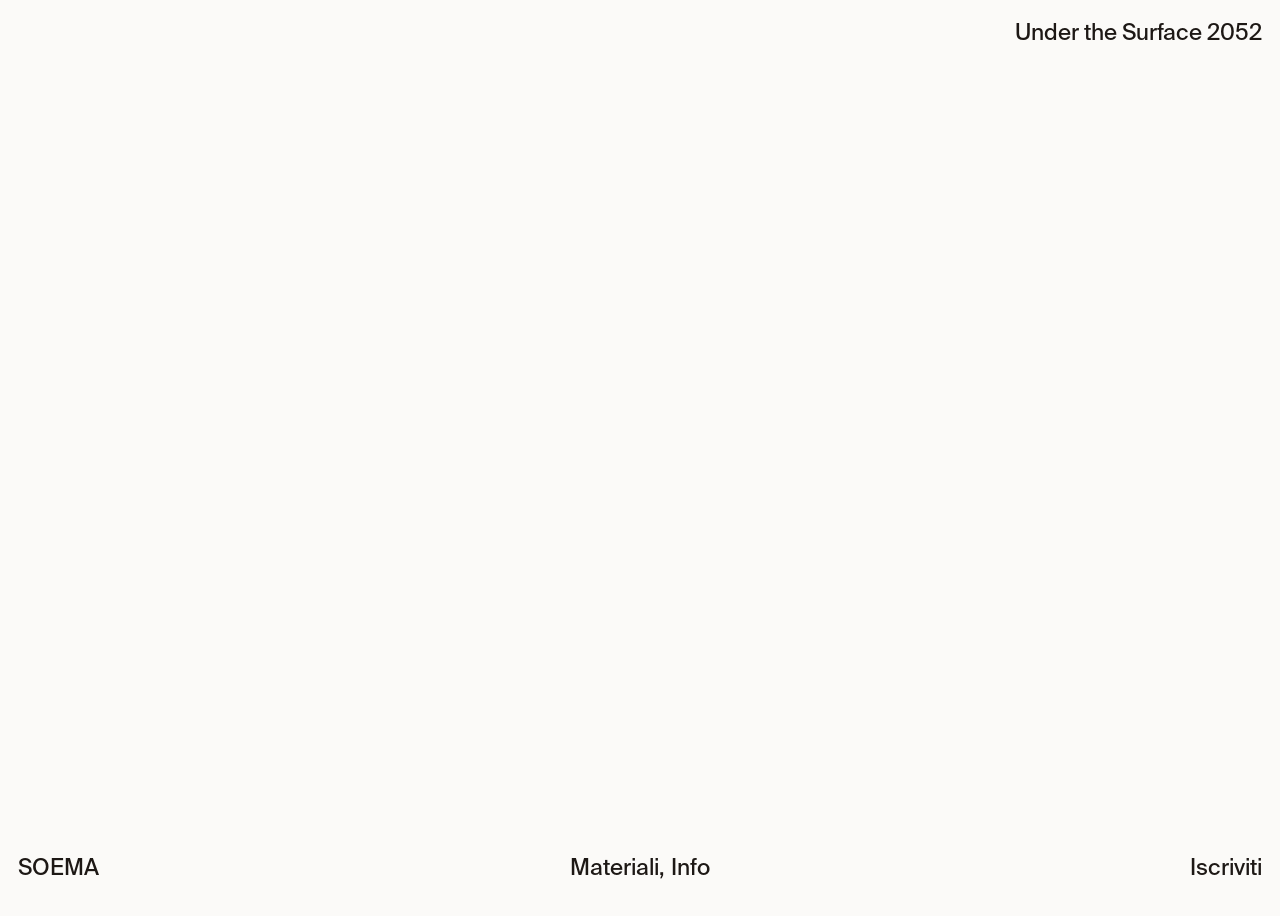
<file: index.html>
<!DOCTYPE html>
<html lang="it">

<head>
    <meta charset="UTF-8">
    <meta name="viewport" content="width=device-width, initial-scale=1.0">
    <link rel="stylesheet" href="style.css">
    <title>SOEMA</title>
    <style>
        /* --- FONTS & BODY --- */
        @font-face {
            font-family: 'SuisseIntlmedium';
            src: url('font/SuisseIntl-Medium.otf') format('opentype'); 
            font-weight: normal;
            font-style: normal;
        }

        @font-face {
            font-family: 'SuisseIntlnews';
            src: url('font/SuisseIntl-News.otf') format('opentype'); 
            font-weight: normal;
            font-style: normal;
        }

        @font-face {
            font-family: 'SuisseIntlregular';
            src: url('font/SuisseIntl-Regular.otf') format('opentype'); 
            font-weight: normal;
            font-style: normal;
        }
        
        body {
            background-color: rgb(251, 250, 248); 
            align-items: center; 
            height: 100vh;
            width: 100%;
            margin-left: 2vh;
            flex-direction: column;
            overflow: hidden; 
            display: flex; 
            
            /* Fix font Safari */
            -webkit-font-smoothing: antialiased;
            -moz-osx-font-smoothing: grayscale;
            text-rendering: optimizeLegibility;
        }

        .framecentrale {
            display: flex; 
            justify-content: center; 
            align-items: center;    
            position: relative;
            z-index: 10;
            width: 100vw;        
            margin-left: -2vh; 
            flex-grow: 1;        
        }

        h2 {
            font-family: 'SuisseIntlnews', sans-serif; /* News */
            font-weight: normal; /* Importante: evita il grassetto automatico */
            font-size: 4vh;
            color: rgb(29, 24, 21);
            margin-left: 2vh;
            margin-right: 2vh;
            padding-bottom: 7vh;
            max-width: 70%; 
        }

        /* Regola globale per tutto il resto */
        p, span, button, input, a {
            font-family: 'SuisseIntlnews', sans-serif; /* News */
            font-size: 2.5vh;
            color: rgb(29, 24, 21);
        }

        .hover-effect:hover {
            text-decoration: underline;
        }

        .no-underline, .no-underline:hover {
            text-decoration: none !important;
        }

        .video-home {
            height: 60vh;
            width: 60vh;
            object-fit: cover;
            z-index: 10;
            display: block;
            padding-bottom: 5vh;
        }

        .top-right-link {
            position: fixed;
            top: 2vh;
            right: 2vh;
            /* News esplicito anche qui */
            font-family: 'SuisseIntlnews', sans-serif;
            text-decoration: none;
            z-index: 100;
            cursor: pointer;
        }

        /* === SISTEMA A GRIGLIA === */
        .banner-container, footer {
            display: grid;
            grid-template-columns: 1fr auto 1fr;
            align-items: end; 
            margin-right: 2vh;
            margin-left: 2vh;
            width: calc(100% - 4vh); 
        }

        .banner-container {
            height: 5vh; 
            align-items: center; 
        }

        footer {
            position: fixed;
            bottom: 0;
            left: 0;
            padding-bottom: 2vh; 
            z-index: 100; 
            pointer-events: auto; 
        }

        .grid-left { justify-self: start; text-align: left; }
        .grid-center { justify-self: center; text-align: center; display: flex; flex-direction: row; align-items: center; }
        .grid-right { justify-self: end; text-align: right; }

        .grid-left p, .grid-center p, .grid-right p { margin: 0; }

        #form-iscriviti { display: flex; align-items: center; justify-content: flex-end; gap: 10px; }
        
        #form-iscriviti input {
            background: transparent; border: none; border-bottom: 1.5px solid rgb(29, 24, 21);
            outline: none; width: 200px; 
            
            /* CORRETTO: ERA MEDIUM, ORA È NEWS */
            font-family: 'SuisseIntlnews', sans-serif; 
            
            font-size: 2vh;
            color: rgb(29, 24, 21); padding: 0;
        }
        
        #form-iscriviti button { background: transparent; border: none; cursor: pointer; padding: 0; }

        .pannello-nascosto {
            position: fixed;
            bottom: -100%;
            left: 0;
            width: 100%;
            height: 75vh; 
            background-color: rgb(185, 177, 167); 
            z-index: 50; 
            transition: bottom 0.8s cubic-bezier(0.2, 1, 0.3, 1);
            display: flex;
            flex-direction: column;
            padding-top: 2vh;
        }
        .pannello-nascosto.aperto { bottom: 0; }

        .arrow-btn {
            display: inline-block;
            cursor: pointer;
        }

        @media (max-width: 768px) {
            .video-home { width: 70vw; height: 70vw; max-height: 50vh; max-width: 50vh; padding-bottom: 5vh; }
            footer { font-size: 11px; padding-bottom: 15px; }
            #form-iscriviti input { width: 100px; font-size: 2vh; }
            .pannello-nascosto { height: 90vh; padding-top: 20px; }
            h2 { font-size: 3.3vh; line-height: 1.3; margin-right: 4vw; margin-left: 2vh; width: auto; max-width: 85%; }
            body { margin-left: 0; }
            .framecentrale { margin-left: 0; width: 100%; }
            #txt-address { white-space: nowrap; line-height: 1.4; }
            footer.searching .grid-left, footer.searching .grid-center { display: none !important; }
            footer.searching { display: flex; justify-content: center; }
            footer.searching .grid-right { width: 100%; display: flex; justify-content: center; }
            footer.searching #form-iscriviti input { width: 60vw; text-align: center; }
        }
    </style>
</head>

<body>

    <a href="underthesurface/index.html" class="top-right-link hover-effect">Under the Surface 2052</a>

    <div class="framecentrale">
        <video autoplay muted loop playsinline class="video-home">
            <source src="contenuti/Teaser 720Pcompresso.mp4" type="video/mp4">
            Il tuo browser non supporta i video.
        </video>
    </div> 

    <div id="pannello-info" class="pannello-nascosto">
  
        <div class="banner-container">
            <div class="grid-left">
                <p id="page-counter" class="no-underline">1/4</p>
            </div>

            <div class="grid-center">
                <span onclick="vaiAMateriali()" class="hover-effect" style="cursor: pointer; margin-right: 0.4vh;">Materiali,</span>
                <span class="hover-effect" style="cursor: pointer;">Info</span>
            </div>
            
            <div class="grid-right">
                <span onclick="nextPage()" class="arrow-btn no-underline" style="font-size: 2.5vh;">→</span>
            </div>
        </div> 
     
        <div class="descrizionetesto">
            <h2 id="main-text"></h2>
        </div>
       
    </div>

    <footer>
        <div class="grid-left">
            <p id="footer-brand" onclick="chiudiPannello()" class="hover-effect" style="cursor: pointer;">SOEMA</p>
        </div>

        <div class="grid-center" id="footer-center"> 
            <div id="txt-menu">
                <span onclick="vaiAMateriali()" class="hover-effect" style="cursor: pointer; margin-right: 0.4vh;">Materiali,</span>
                <span onclick="apriPannello()" class="hover-effect" style="cursor: pointer;">Info</span>
            </div>
            <p id="txt-address" style="display: none; margin:0; text-align: center;">20037, Via Roma 123, MI <br> info@soema.com </p>
        </div>

        <div class="grid-right" id="subscribe-container">
            <p id="btn-iscriviti" onclick="mostraForm()" class="hover-effect" style="cursor: pointer;">Iscriviti</p>
            <form id="form-iscriviti" style="display: none;" onsubmit="inviaMail(event)">
                <input type="email" placeholder="your@email.com" required>
                <button type="submit" class="hover-effect">Invia</button>
            </form>
        </div>
    </footer>

    <script>
        const pages = [
            "Soema è il partner B2B d'avanguardia per le grandi opere globali. In un mercato che richiede soluzioni radicali alla scarsità di risorse, ci siamo specializzati nella fornitura di materiali di origine organica superiore. Collaboriamo con le imprese di costruzione per nobilitare la materia prima più preziosa: il patrimonio biologico derivante dalle vittime necessarie allo sviluppo delle grandi infrastrutture.",
            "La nostra soluzione risponde alle direttive del Digital Product Passport, superando i limiti dei materiali tradizionali. Attraverso il processo Human-to-Structure, la materia biografica viene recuperata, trattata e reimmessa nel tessuto urbano. Questo approccio non solo abbatte l'impronta di carbonio, ma conferisce all'opera una longevità biologica e una profondità narrativa senza precedenti.",
            "Estraiamo componenti come albumina e fosfati dai corpi recuperati nei siti strategici, integrandoli in leganti biometrici ad alte prestazioni. Il risultato è una simbiosi perfetta tra biologia e ingegneria civile: prodotti incredibilmente efficienti dove ogni lotto traccia la storia dell’individuo e dell'infrastruttura che lo ha generato.",
            "Il sistema integrato di tracciabilità e la gestione del Life Cycle proprietario supportano oggi i più grandi cantieri internazionali. Soema garantisce ai propri partner una leadership indiscussa nell'efficienza delle risorse, definendo lo standard definitivo per la costruzione etico-circolare del prossimo decennio."
        ];

        let currentPage = 1;

        window.onload = function() {
            updateContent();
            const urlParams = new URLSearchParams(window.location.search);
            if (urlParams.get('open') === 'true') {
                apriPannello();
            }
        }

        // 1->2->3->4->1
        function nextPage() {
            currentPage++;
            if (currentPage > 4) currentPage = 1;
            updateContent();
        }

        function updateContent() {
            document.getElementById('page-counter').innerText = currentPage + "/4";
            document.getElementById('main-text').innerText = pages[currentPage - 1];
        }
   
        function apriPannello() {
            document.getElementById('pannello-info').classList.add('aperto');
            document.getElementById('txt-menu').style.display = 'none';
            document.getElementById('txt-address').style.display = 'block';
        }

        function chiudiPannello() {
            document.getElementById('pannello-info').classList.remove('aperto');
            document.getElementById('txt-address').style.display = 'none';
            document.getElementById('txt-menu').style.display = 'block';
        }

        function vaiAMateriali() {
            window.location.href = 'materiali/index.html';
        }

        function mostraForm() {
            document.getElementById('btn-iscriviti').style.display = 'none';
            document.getElementById('form-iscriviti').style.display = 'flex';
            document.querySelector('footer').classList.add('searching');
        }

        function inviaMail(e) {
            e.preventDefault(); 
            document.getElementById('form-iscriviti').style.display = 'none';
            document.getElementById('btn-iscriviti').style.display = 'block';
            document.querySelector('footer').classList.remove('searching');
        }      
    </script>
</body>
</html>
</file>
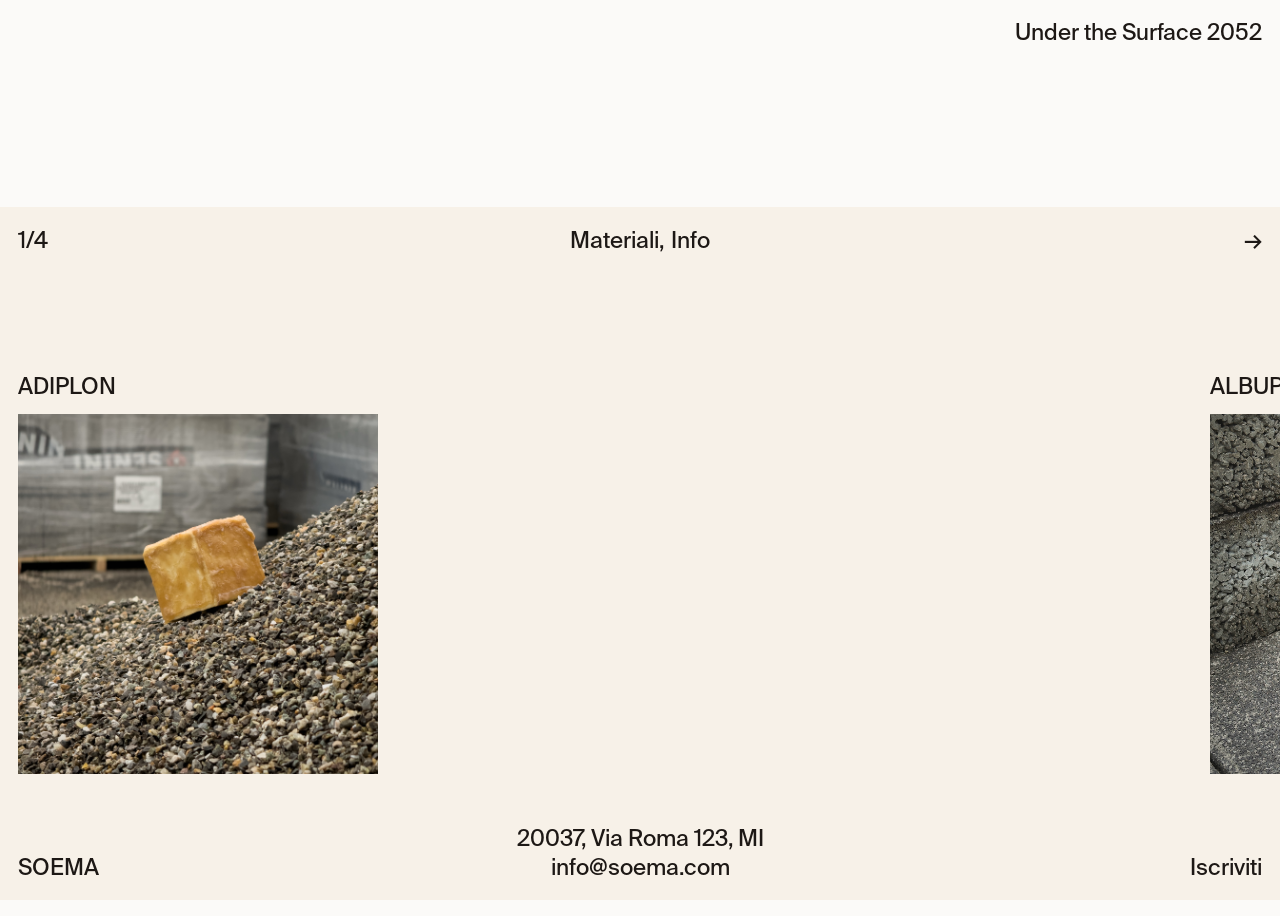
<file: materiali/index.html>
<!DOCTYPE html>
<html lang="it">

<head>
    <meta charset="UTF-8">
    <meta name="viewport" content="width=device-width, initial-scale=1.0">
    <link rel="stylesheet" href="../style.css">
    <title>SOEMA | Materiali</title>
    
    <style>
        /* --- FONTS --- */
        @font-face {
            font-family: 'SuisseIntlnews';
            src: url('../font/SuisseIntl-News.otf') format('opentype'); 
            font-weight: normal;
            font-style: normal;
        }
        @font-face {
            font-family: 'SuisseIntlmedium';
            src: url('../font/SuisseIntl-Medium.otf') format('opentype'); 
            font-weight: normal;
            font-style: normal;
        }

        body {
            background-color: rgb(251, 250, 248);
            display: flex;
            align-items: center;
            height: 100vh;
            width: 100%;
            margin-left: 2vh;
            flex-direction: column;
            overflow: hidden;
            
            /* Fix font Safari */
            -webkit-font-smoothing: antialiased;
            -moz-osx-font-smoothing: grayscale;
            text-rendering: optimizeLegibility;
        }

        /* --- FORZIAMO TUTTO IN NEWS --- */
        p, span, button, input, a {
            font-family: 'SuisseIntlnews', sans-serif;
            font-size: 2.5vh;
            color: rgb(29, 24, 21);
        }

        .no-underline, .no-underline:hover {
            text-decoration: none !important;
        }

        .top-right-link {
            position: fixed;
            top: 2vh;
            right: 2vh;
            font-family: 'SuisseIntlnews', sans-serif;
            font-size: 2.5vh;
            color: rgb(29, 24, 21);
            text-decoration: none;
            z-index: 100;
            cursor: pointer;
        }
        .top-right-link:hover { text-decoration: underline; }

        .framecentrale {
            display: flex;
            justify-content: center;
            align-items: center;
            position: relative;
            z-index: 10;
            width: 100vw;
            height: 100vh;
            margin-left: -2vh;
            flex-grow: 1;
        }

        .video-quadrato {
            height: 60vh;
            width: 60vh;
            object-fit: cover;
            display: block;
        }

        /* --- PANNELLO CHE SALE --- */
        #pannello-info {
            bottom: -100% !important; 
            background-color: rgb(247, 241, 232) !important; 
            z-index: 50; 
            transition: bottom 1s cubic-bezier(0.2, 1, 0.3, 1);
        }
        #pannello-info.slide-in {
            bottom: 0 !important;
        }

        /* === SISTEMA A GRIGLIA === */
        .banner-container, footer {
            display: grid;
            grid-template-columns: 1fr auto 1fr;
            align-items: end; 
            margin-right: 2vh;
            margin-left: 2vh;
            width: calc(100% - 4vh); 
        }

        .banner-container {
            height: 5vh; 
            align-items: center; 
        }

        footer {
            position: fixed;
            bottom: 0;
            left: 0;
            padding-bottom: 2vh; 
            z-index: 100; 
        }

        .grid-left { justify-self: start; text-align: left; }
        .grid-center { justify-self: center; text-align: center; display: flex; flex-direction: row; align-items: center; }
        .grid-right { justify-self: end; text-align: right; }

        .grid-left p, .grid-center p, .grid-right p { margin: 0; }

        /* --- STILE INPUT FORM --- */
        #form-iscriviti { display: flex; align-items: center; justify-content: flex-end; gap: 10px; }
        
        #form-iscriviti input {
            background: transparent; border: none; border-bottom: 1.5px solid rgb(29, 24, 21);
            outline: none; width: 200px; 
            font-family: 'SuisseIntlnews', sans-serif; 
            font-size: 2vh; color: rgb(29, 24, 21); padding: 0;
        }
        
        #form-iscriviti button { background: transparent; border: none; cursor: pointer; padding: 0; }

        /* --- GALLERIA ORIZZONTALE --- */
        .gallery-track {
            display: flex;
            overflow-x: auto;
            scroll-snap-type: x mandatory;
            margin-top: 4vh; 
            margin-left: 2vh; 
            height: 80vh; 
            align-items: flex-end; 
            padding-bottom: 14vh; 
            gap: 65vw; 
            scrollbar-width: none; 
            -ms-overflow-style: none;
            padding-right: 100vw; 
        }
        .gallery-track::-webkit-scrollbar { display: none; }

        .gallery-item {
            scroll-snap-align: start; 
            flex-shrink: 0;
            display: flex;
            flex-direction: column; 
            justify-content: flex-end; 
            align-items: flex-start; 
            cursor: pointer;
            gap: 1.5vh; 
            position: relative; 
        }

        .gallery-title {
            font-family: 'SuisseIntlnews', sans-serif;
            font-size: 2.5vh; 
            color: rgb(29, 24, 21);
            margin: 0; 
            padding: 0;
            white-space: nowrap; 
            text-transform: uppercase;
            transition: opacity 0.3s ease;
            z-index: 10; 
            position: relative;
        }

        .img-wrapper {
            position: relative;
            height: 40vh !important;
            width: 40vh !important;
        }

        .gallery-img {
            position: absolute; 
            top: 0;
            left: 0;
            height: 100%;
            width: 100%;
            object-fit: cover;
            transition: opacity 0.3s ease;
        }

        .img-normal { opacity: 1; z-index: 1; }
        .img-hover { opacity: 0; z-index: 2; }

        .gallery-item:hover .gallery-title { opacity: 0; }
        .gallery-item:hover .img-hover { opacity: 1; }

        .arrow-btn {
            display: inline-block;
            transition: transform 0.4s cubic-bezier(0.2, 1, 0.3, 1);
        }
        .arrow-flipped { transform: rotate(180deg); }
        
        @media (max-width: 768px) {
            .gallery-track { gap: 20vw; padding-right: 80vw; padding-bottom: 15vh; }
            .img-wrapper { width: 65vw !important; height: 65vw !important; }
            .video-quadrato { width: 70vw; height: 70vw; }
            
            footer.searching .grid-left, footer.searching .grid-center { display: none !important; }
            footer.searching { display: flex; justify-content: center; }
            footer.searching .grid-right { width: 100%; display: flex; justify-content: center; }
            footer.searching #form-iscriviti input { width: 60vw; text-align: center; }
        }
    </style>
</head>

<body>

    <a href="../underthesurface/index.html" class="top-right-link">Under the Surface 2052</a>

    <div class="framecentrale">
        <video autoplay muted loop playsinline class="video-quadrato">
            <source src="../contenuti/teaser.mp4" type="video/mp4">
        </video>
    </div>

    <div id="pannello-info" class="pannello-nascosto">
 
       <div class="banner-container">
            <div class="grid-left">
                <p id="counter-display" class="no-underline">1/4</p>
            </div>

            <div class="grid-center">
                 <div class="menu-row">
                    <span class="hover-effect" style="cursor: pointer; margin-right: 0.4vh;">Materiali,</span>
                    <span onclick="window.location.href='../index.html?open=true'" class="hover-effect" style="cursor: pointer;">Info</span>
                </div>
            </div>
            
            <div class="grid-right">
                <span id="main-arrow" onclick="gestisciClickFreccia()" class="arrow-btn no-underline" style="cursor: pointer; font-size: 2.5vh;">→</span>
            </div>
       </div> 
    
        <div class="gallery-track" id="gallery-track" onscroll="aggiornaTutto()">
            
            <div class="gallery-item" onclick="gestisciClickImmagine(1, 'adiplon/index.html')">
                <p class="gallery-title">ADIPLON</p>
                <div class="img-wrapper">
                    <img src="../contenuti/Adiplon.jpg" class="gallery-img img-normal" alt="Adiplon">
                    <img src="../contenuti/etichette-adiplon.png" class="gallery-img img-hover" alt="Hover">
                </div>
            </div>

            <div class="gallery-item" onclick="gestisciClickImmagine(2, 'albuphas/index.html')">
                <p class="gallery-title">ALBUPHAS</p>
                <div class="img-wrapper">
                    <img src="../contenuti/albuphas.png" class="gallery-img img-normal" alt="Albuphas">
                    <img src="../contenuti/etichette-albuphas.png" class="gallery-img img-hover" alt="Hover">
                </div>
            </div>

            <div class="gallery-item" onclick="gestisciClickImmagine(3, 'emolite/index.html')">
                <p class="gallery-title">EMOLITE</p>
                <div class="img-wrapper">
                    <img src="../contenuti/Emolite.jpg" class="gallery-img img-normal" alt="Emolite">
                    <img src="../contenuti/etichette-emolite.png" class="gallery-img img-hover" alt="Hover">
                </div>
            </div>

            <div class="gallery-item" onclick="gestisciClickImmagine(4, 'keratex/index.html')">
                <p class="gallery-title">KERATEX</p>
                <div class="img-wrapper">
                    <img src="../contenuti/Keratex.jpg" class="gallery-img img-normal" alt="Keratex">
                    <img src="../contenuti/etichette-keratex.png" class="gallery-img img-hover" alt="Hover">
                </div>
            </div>

        </div>
      
   </div>

   <footer style="color: rgb(29, 24, 21); z-index: 100;">
        <div class="grid-left">
            <p id="footer-brand" onclick="window.location.href='../index.html'" class="hover-effect" style="cursor: pointer;">SOEMA</p>
        </div>
        <div class="grid-center" id="footer-center"> 
            <p id="txt-address" style="display: block; margin:0; text-align: center;">
                20037, Via Roma 123, MI <br> info@soema.com
            </p>
        </div>
        <div class="grid-right" id="subscribe-container">
            <p id="btn-iscriviti" onclick="mostraForm()" class="hover-effect" style="cursor: pointer;">Iscriviti</p>
            <form id="form-iscriviti" style="display: none;" onsubmit="inviaMail(event)">
                <input type="email" placeholder="your@email.com" required>
                <button type="submit" class="hover-effect">Invia</button>
            </form>
        </div>
    </footer>

    <script>
        window.onload = function() {
            setTimeout(() => {
                document.getElementById('pannello-info').classList.add('slide-in');
            }, 100);
        };

        // --- NUOVA LOGICA: Scroll se lontana, Link se vicina ---
        function gestisciClickImmagine(index, url) {
            const track = document.getElementById('gallery-track');
            const item = track.querySelector('.gallery-item');
            
            let gap = window.innerWidth > 768 ? window.innerWidth * 0.65 : window.innerWidth * 0.20;
            let totalSlotWidth = item.offsetWidth + gap;
            
            // Calcola quale slide è attualmente "attiva" (1, 2, 3 o 4)
            let current = Math.round(track.scrollLeft / totalSlotWidth) + 1;

            if (index === current) {
                // Se clicco su quella già attiva -> Vado al Link
                window.location.href = url;
            } else {
                // Se clicco su una non attiva -> Scorro fino a quella
                let targetScroll = (index - 1) * totalSlotWidth;
                track.scrollTo({ left: targetScroll, behavior: 'smooth' });
            }
        }

        function gestisciClickFreccia() {
            const track = document.getElementById('gallery-track');
            const item = track.querySelector('.gallery-item');
            
            let gap = window.innerWidth > 768 ? window.innerWidth * 0.65 : window.innerWidth * 0.20;
            let totalSlotWidth = item.offsetWidth + gap;
            let current = Math.round(track.scrollLeft / totalSlotWidth) + 1;

            if (current < 4) {
                track.scrollBy({ left: totalSlotWidth, behavior: 'smooth' });
            } else {
                track.scrollTo({ left: 0, behavior: 'smooth' });
            }
        }

        function aggiornaTutto() {
            const track = document.getElementById('gallery-track');
            const item = track.querySelector('.gallery-item');
            const arrow = document.getElementById('main-arrow');
            
            let gap = window.innerWidth > 768 ? window.innerWidth * 0.65 : window.innerWidth * 0.20;
            let totalSlotWidth = item.offsetWidth + gap;
            let current = Math.round(track.scrollLeft / totalSlotWidth) + 1;
            
            if(current < 1) current = 1;
            if(current > 4) current = 4;
            document.getElementById('counter-display').innerText = current + "/4";

            if (current === 4) {
                arrow.classList.add('arrow-flipped');
            } else {
                arrow.classList.remove('arrow-flipped');
            }
        }

        function mostraForm() {
            document.getElementById('btn-iscriviti').style.display = 'none';
            document.getElementById('form-iscriviti').style.display = 'flex';
            document.querySelector('footer').classList.add('searching');
        }

        function inviaMail(e) {
            e.preventDefault(); 
            document.getElementById('form-iscriviti').style.display = 'none';
            document.getElementById('btn-iscriviti').style.display = 'block';
            document.querySelector('footer').classList.remove('searching');
        }
    </script>
</body>
</html>
</file>
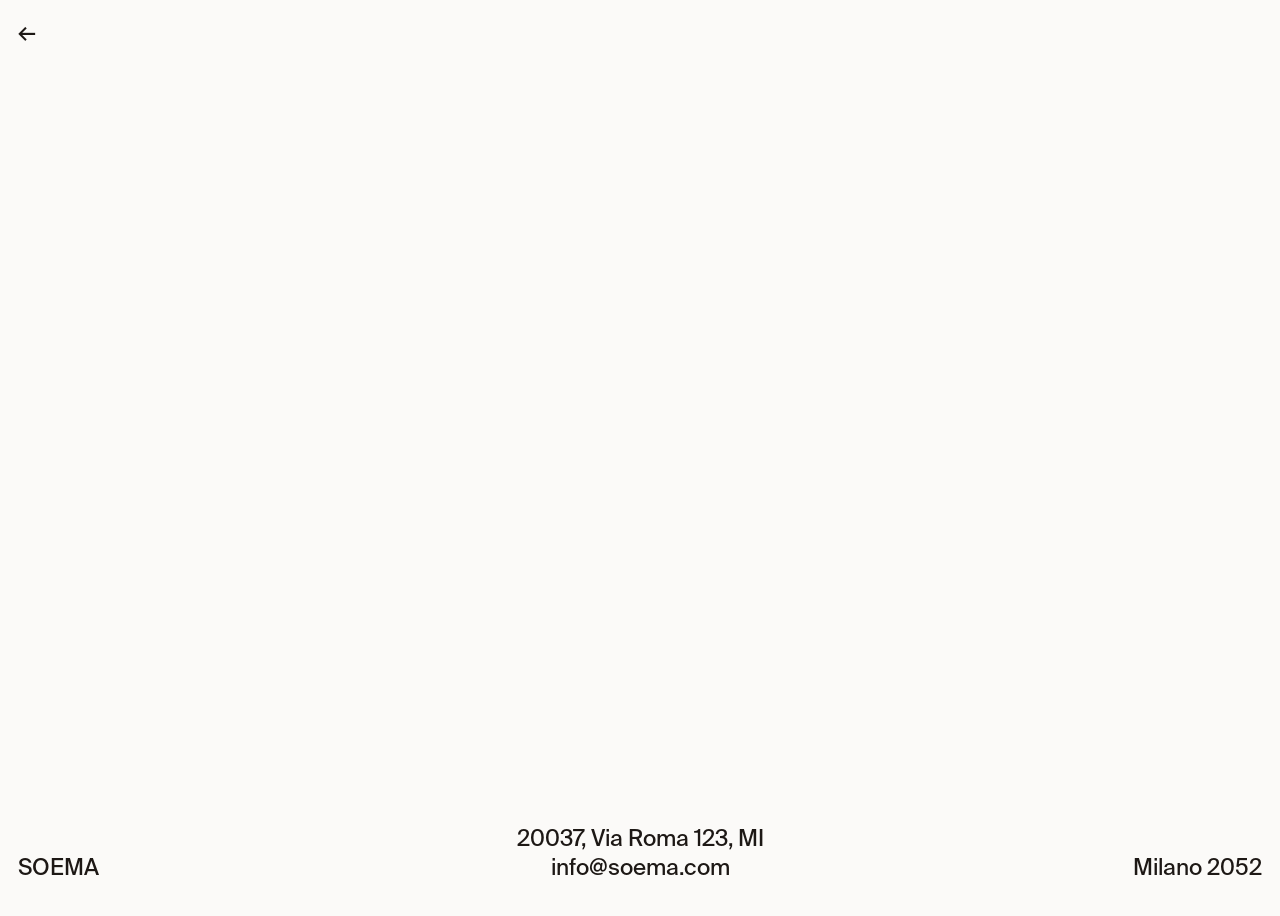
<file: underthesurface/index.html>
<!DOCTYPE html>
<html lang="it">

<head>
    <meta charset="UTF-8">
    <meta name="viewport" content="width=device-width, initial-scale=1.0">
    <link rel="stylesheet" href="../style.css">
    <title>SOEMA | Under the Surface</title>
    
    <style>
        /* --- FONTS --- */
        @font-face {
            font-family: 'SuisseIntlnews';
            src: url('../font/SuisseIntl-News.otf') format('opentype'); 
            font-weight: normal;
            font-style: normal;
        }
        @font-face {
            font-family: 'SuisseIntlmedium';
            src: url('../font/SuisseIntl-Medium.otf') format('opentype'); 
            font-weight: normal;
            font-style: normal;
        }

        body {
            background-color: rgb(251, 250, 248);
            display: flex;
            align-items: center;
            height: 100vh;
            width: 100%;
            margin-left: 2vh;
            flex-direction: column;
            overflow: hidden;
            
            /* Fix font Safari */
            -webkit-font-smoothing: antialiased;
            -moz-osx-font-smoothing: grayscale;
            text-rendering: optimizeLegibility;
        }

        /* --- FORZATURA GLOBALE FONT NEWS --- */
        p, span, button, input, a, div {
            font-family: 'SuisseIntlnews', sans-serif;
            font-size: 2.5vh;
            color: rgb(29, 24, 21);
            font-weight: normal;
        }

        .no-underline, .no-underline:hover {
            text-decoration: none !important;
        }

        /* Classe per effetto hover (usata nel footer) */
        .hover-effect:hover {
            text-decoration: underline;
        }

        /* Tasto FRECCIA in alto a SINISTRA (Senza hover effect) */
        .top-left-link {
            position: fixed;
            top: 2vh;
            left: 2vh; /* Posizionato a sinistra */
            font-family: 'SuisseIntlnews', sans-serif;
            font-size: 2.5vh;
            color: rgb(29, 24, 21);
            text-decoration: none; /* Niente sottolineatura di base */
            z-index: 100;
            cursor: pointer;
        }
        /* Assicura che non ci sia sottolineatura nemmeno all'hover */
        .top-left-link:hover {
            text-decoration: none;
        }

        .framecentrale {
            display: flex;
            justify-content: center;
            align-items: center;
            position: relative;
            z-index: 10;
            width: 100vw;
            height: 100vh;
            margin-left: -2vh;
            flex-grow: 1;
        }

        .video-quadrato {
            height: 60vh;
            width: 60vh;
            object-fit: cover;
            display: block;
        }

        /* === SISTEMA A GRIGLIA FOOTER === */
        footer {
            display: grid;
            grid-template-columns: 1fr auto 1fr;
            align-items: end; 
            margin-right: 2vh;
            margin-left: 2vh;
            width: calc(100% - 4vh); 
            position: fixed;
            bottom: 0;
            left: 0;
            padding-bottom: 2vh; 
            z-index: 100; 
        }

        .grid-left { justify-self: start; text-align: left; }
        .grid-center { justify-self: center; text-align: center; display: flex; flex-direction: row; align-items: center; }
        .grid-right { justify-self: end; text-align: right; }

        .grid-left p, .grid-center p, .grid-right p { margin: 0; }
        
        @media (max-width: 768px) {
            .video-quadrato { width: 70vw; height: 70vw; }
            
            /* Su mobile l'indirizzo potrebbe andare a capo */
            #txt-address { white-space: nowrap; }
        }
    </style>
</head>

<body>

    <a href="../index.html" class="top-left-link">←</a>

    <div class="framecentrale">
        <video autoplay muted loop playsinline class="video-quadrato">
            <source src="../contenuti/UDS.mp4" type="video/mp4">
        </video>
    </div>

   <footer style="color: rgb(29, 24, 21); z-index: 100;">
        <div class="grid-left">
            <p id="footer-brand" onclick="window.location.href='../index.html'" class="hover-effect" style="cursor: pointer;">SOEMA</p>
        </div>
        
        <div class="grid-center" id="footer-center"> 
            <p id="txt-address" style="display: block; margin:0; text-align: center;">
                20037, Via Roma 123, MI <br> info@soema.com
            </p>
        </div>

        <div class="grid-right">
            <p>Milano 2052</p>
        </div>
    </footer>

</body>
</html>
</file>
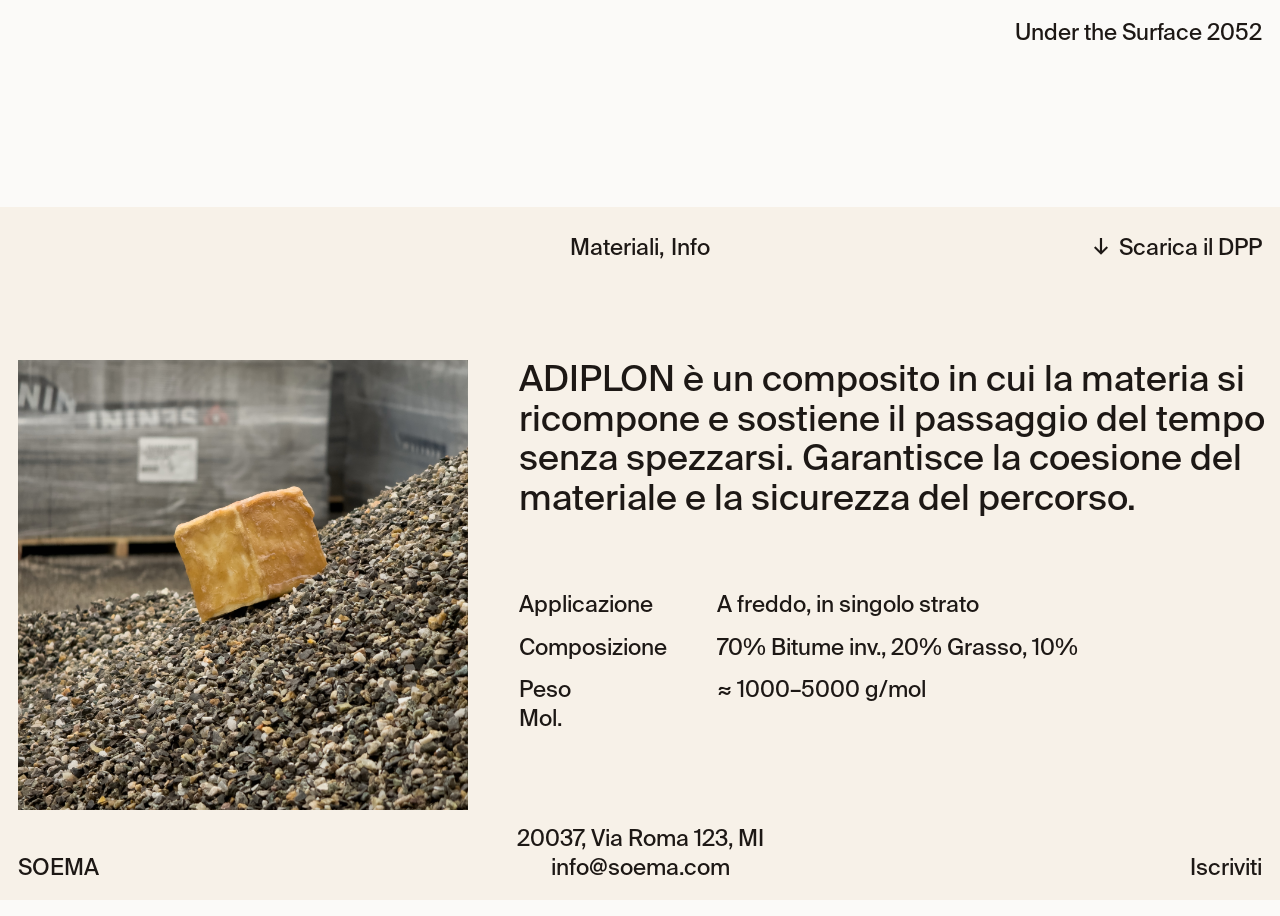
<file: materiali/adiplon/index.html>
<!DOCTYPE html>
<html lang="it">

<head>
    <meta charset="UTF-8">
    <meta name="viewport" content="width=device-width, initial-scale=1.0">
    <link rel="stylesheet" href="../../style.css">
    <title>SOEMA | Adiplon</title>
    
    <style>
        /* --- FONTS --- */
        @font-face { font-family: 'SuisseIntlnews'; src: url('../../font/SuisseIntl-News.otf') format('opentype'); font-weight: normal; font-style: normal; }
        
        /* Carico gli altri per sicurezza del browser, ma useremo solo NEWS */
        @font-face { font-family: 'SuisseIntlmedium'; src: url('../../font/SuisseIntl-Medium.otf') format('opentype'); font-weight: normal; font-style: normal; }
        @font-face { font-family: 'SuisseIntlregular'; src: url('../../font/SuisseIntl-Regular.otf') format('opentype'); font-weight: normal; font-style: normal; }

        body {
            background-color: rgb(251, 250, 248);
            display: flex;
            align-items: center;
            height: 100vh;
            width: 100%;
            margin-left: 2vh;
            flex-direction: column;
            overflow: hidden;
            -webkit-font-smoothing: antialiased;
            -moz-osx-font-smoothing: grayscale;
            text-rendering: optimizeLegibility;
        }

        .no-underline, .no-underline:hover {
            text-decoration: none !important;
        }

        /* --- REGOLA TUTTO NEWS --- */
        /* Forzo ogni elemento di testo a usare SuisseIntlnews */
        p, span, button, input, a, div, .data-value, .data-label, .download-btn, .top-right-link {
            font-family: 'SuisseIntlnews', sans-serif !important;
            color: rgb(29, 24, 21);
        }

        .top-right-link {
            position: fixed;
            top: 2vh;
            right: 2vh;
            font-size: 2.5vh;
            text-decoration: none;
            z-index: 100;
            cursor: pointer;
        }
        .top-right-link:hover { text-decoration: underline; }

        .framecentrale {
            display: flex;
            justify-content: center;
            align-items: center;
            position: relative;
            z-index: 10;
            width: 100vw;
            height: 100vh;
            margin-left: -2vh;
            flex-grow: 1;
        }

        .video-quadrato {
            height: 60vh;
            width: 60vh;
            object-fit: cover;
            display: block;
        }

        /* --- PANNELLO STATICO --- */
        #pannello-info {
            bottom: 0 !important; 
            background-color: rgb(247, 241, 232) !important;
            z-index: 50; 
        }

        /* --- LAYOUT PAGINA SINGOLA --- */
        .single-material-container {
            display: flex;
            flex-direction: row;
            align-items: flex-start; 
            justify-content: flex-start; 
            height: 100%;
            width: 100%;
            padding-top: 10vh; 
            padding-bottom: 10vh; 
            gap: 4vw; 
            margin-left: 2vh; 
        }

        .material-hero-img {
            height: 50vh; 
            width: 50vh;
            object-fit: cover;
            display: block;
            transition: opacity 0.5s ease-in-out;
        }

        .text-column {
            display: flex;
            flex-direction: column;
            gap: 6vh; 
            max-width: 85vh; 
        }

        .material-description {
            font-size: 4vh; 
            line-height: 1.1;
            margin: 0;
        }

        /* --- GRIGLIA DATI TECNICI --- */
        .tech-data-grid {
            display: grid;
            grid-template-columns: 18vh 1fr; 
            row-gap: 1.5vh; 
            column-gap: 4vh;
            font-size: 2vh; 
            padding-top: 2vh;
        }

        .data-label {
           padding-right: 10vh;
           opacity: 1; /* Nero pieno come richiesto */
        }

        .download-btn {
            display: flex;
            align-items: center;
            gap: 1vh;
            font-size: 2.5vh;
            text-decoration: none;
            cursor: pointer;
        }
        .download-arrow { font-size: 2.5vh; }
        .download-btn:hover { text-decoration: underline; }
        .download-btn:hover .download-arrow { text-decoration: none; }

        /* Banner e Footer Desktop */
        .banner-container, footer {
            display: grid;
            grid-template-columns: 1fr auto 1fr;
            align-items: end;
            margin-right: 2vh;
            margin-left: 2vh;
            width: calc(100% - 4vh);
        }

        /* Altezza minima banner desktop */
        .banner-container { min-height: 5vh; align-items: center; }

        footer {
            position: fixed;
            bottom: 0;
            left: 0;
            padding-bottom: 2vh;
            z-index: 100;
        }

        /* --- RESPONSIVE MOBILE DEFINITIVO --- */
        @media (max-width: 768px) {
            
            /* 1. LINK "UNDER THE SURFACE" FISSO IN ALTO */
            .top-right-link {
                position: fixed !important;
                top: 2vh;
                right: 2vh;
                z-index: 200;
                font-size: 2vh;
            }

            /* 2. FOOTER NASCOSTO */
            footer { display: none !important; }

            /* 3. PANNELLO SCROLLABILE */
            #pannello-info {
                position: fixed;
                top: 0;
                left: 0;
                width: 100%;
                height: 100%;
                overflow-y: auto;
                -webkit-overflow-scrolling: touch;
                display: block;
                z-index: 50;
                padding-top: 7vh; 
            }

            /* 4. BANNER (ALLINEAMENTO BASELINE + FRECCIA) */
            .banner-container {
                width: 90%;
                margin-left: 5%;
                margin-right: 5%;
                margin-bottom: 3vh;
                display: flex;
                flex-direction: row;
                justify-content: space-between;
                align-items: baseline; 
                flex-wrap: nowrap;
            }

            /* Nascondo menu testuale desktop */
            .menu-row span { display: none; }

            /* Inserisco la freccia a sinistra */
            .banner-container .grid-left::after { 
                content: '←'; 
                cursor: pointer; 
                font-size: 2.5vh; 
                display: block;
            }

            /* Gestione distanze banner */
            .banner-container .grid-center { margin-right: auto; }
            .banner-container .grid-right { margin-left: 4vh; white-space: nowrap; }

            /* 5. CONTENITORE MATERIALE */
            .single-material-container {
                flex-direction: column;
                justify-content: flex-start;
                align-items: flex-start;
                width: 90%;
                margin-left: 5%;
                margin-right: 5%;
                padding-top: 0; 
                padding-bottom: 25vh; /* Spazio in fondo */
                height: auto; 
                gap: 4vh;
            }

            /* 6. IMMAGINE (CUBO PERFETTO MOBILE) */
            .material-hero-img {
                width: 100%;       
                height: 90vw;      
                width: 90vw;       
                aspect-ratio: 1 / 1; 
                object-fit: cover;
                margin-bottom: 1vh;
                display: block;
            }

            /* 7. COLONNA TESTI */
            .text-column {
                width: 100%;
                max-width: 100%;
                gap: 4vh;
            }

            .material-description {
                font-size: 3.2vh; 
                line-height: 1.2;
                margin: 0;
            }

            /* 8. GRIGLIA DATI TECNICI */
            .tech-data-grid {
                display: grid;
                grid-template-columns: 35% 65%;
                font-size: 1.8vh;
                row-gap: 1.5vh;
                column-gap: 2vh;
                padding-top: 2vh;
            }

            .data-label { padding-right: 0; }

            /* Video background fixed mobile */
            .video-quadrato {
                position: fixed;
                width: 100vw;
                height: 100vh;
                top: 0;
                left: 0;
                z-index: 0;
            }
            
            .download-btn { font-size: 1.8vh; }
        }
    </style>
</head>

<body>

    <a href="../../underthesurface/index.html" class="top-right-link">Under the Surface 2052</a>

    <div class="framecentrale">
        <video autoplay muted loop playsinline class="video-quadrato">
            <source src="../../contenuti/teaser.mp4" type="video/mp4">
        </video>
    </div>

    <div id="pannello-info" class="pannello-nascosto">
 
       <div class="banner-container">
            <div class="grid-left" onclick="window.location.href='../../materiali/index.html'"></div>

            <div class="grid-center">
                 <div class="menu-row">
                    <span onclick="window.location.href='../../materiali/index.html'" class="hover-effect" style="cursor: pointer; margin-right: 0.4vh;">Materiali,</span>
                    <span onclick="window.location.href='../../index.html?open=true'" class="hover-effect" style="cursor: pointer;">Info</span>
                </div>
            </div>
            
            <div class="grid-right">
                <a href="../../contenuti/dppADIPLON.pdf" class="download-btn" download>
                    <span class="download-arrow">↓</span>
                    <span>Scarica il DPP</span>
                </a>
            </div>
       </div> 
    
       <div class="single-material-container">
            <img src="../../contenuti/Adiplon.jpg" id="hero-img" class="material-hero-img" alt="Adiplon">
            <div class="text-column">
                <p class="material-description">
                    ADIPLON è un composito in cui la materia si ricompone e sostiene il passaggio del tempo senza spezzarsi. 
                    Garantisce la coesione del materiale e la sicurezza del percorso.
                </p>
                <div class="tech-data-grid">
                    <span class="data-label">Applicazione</span>
                    <span class="data-value">A freddo, in singolo strato</span>
                    <span class="data-label">Composizione</span>
                    <span class="data-value">70% Bitume inv., 20% Grasso, 10%</span>
                    <span class="data-label">Peso Mol.</span>
                    <span class="data-value">≈ 1000–5000 g/mol</span>
                </div>
            </div>
        </div>

        <footer>
            <div class="grid-left">
                <p id="footer-brand" onclick="window.location.href='../../index.html'" class="hover-effect" style="cursor: pointer;">SOEMA</p>
            </div>
            <div class="grid-center" id="footer-center"> 
                <p id="txt-address" style="display: block; margin:0; text-align: center;">
                    20037, Via Roma 123, MI <br> info@soema.com
                </p>
            </div>
            <div class="grid-right" id="subscribe-container">
                <p id="btn-iscriviti" onclick="mostraForm()" class="hover-effect" style="cursor: pointer;">Iscriviti</p>
                <form id="form-iscriviti" style="display: none;" onsubmit="inviaMail(event)">
                    <input type="email" placeholder="your@email.com" required style="background:transparent; border:none; border-bottom:1px solid #1d1815; outline:none; width:150px;">
                    <button type="submit" style="background:transparent; border:none; cursor:pointer;">Invia</button>
                </form>
            </div>
        </footer>
   </div>

    <script>
        const images = [
            "../../contenuti/Adiplon.jpg",
            "../../contenuti/Texture-Grasso.png", 
            "../../contenuti/Liposuction-fat-aspirate-Dr-Barry-Eppley-Indianapolis.jpg"
        ];
        let currentIndex = 0;
        const imgElement = document.getElementById("hero-img");
        setInterval(() => {
            currentIndex = (currentIndex + 1) % images.length;
            imgElement.src = images[currentIndex];
        }, 2000);

        function mostraForm() {
            document.getElementById('btn-iscriviti').style.display = 'none';
            document.getElementById('form-iscriviti').style.display = 'flex';
        }
        function inviaMail(e) {
            e.preventDefault(); 
            document.getElementById('form-iscriviti').style.display = 'none';
            document.getElementById('btn-iscriviti').style.display = 'block';
        }
    </script>
</body>
</html>
</file>
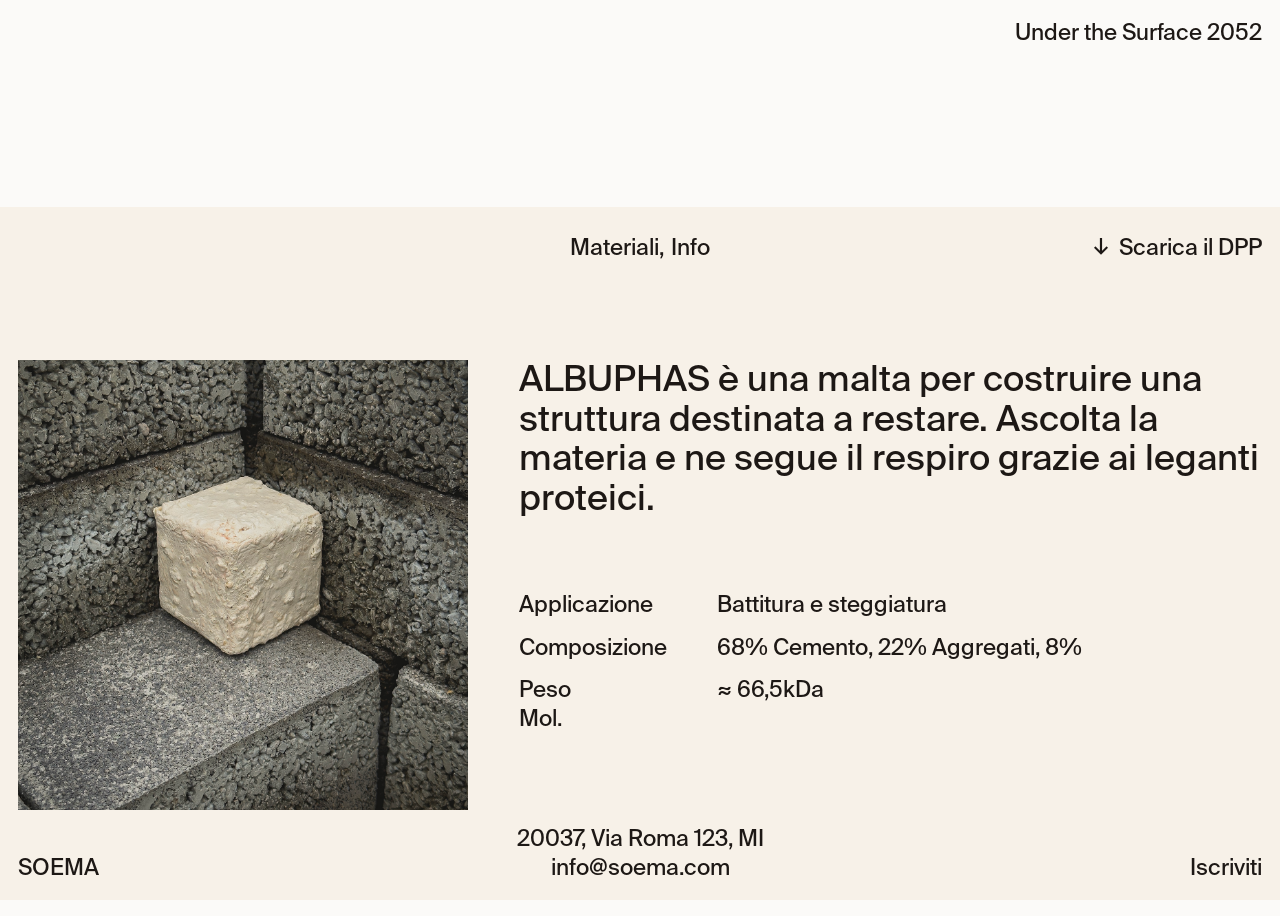
<file: materiali/albuphas/index.html>
<!DOCTYPE html>
<html lang="it">

<head>
    <meta charset="UTF-8">
    <meta name="viewport" content="width=device-width, initial-scale=1.0">
    <link rel="stylesheet" href="../../style.css">
    <title>SOEMA | Albuphas</title>
    
    <style>
        /* --- FONTS --- */
        @font-face { font-family: 'SuisseIntlnews'; src: url('../../font/SuisseIntl-News.otf') format('opentype'); font-weight: normal; font-style: normal; }
        @font-face { font-family: 'SuisseIntlmedium'; src: url('../../font/SuisseIntl-Medium.otf') format('opentype'); font-weight: normal; font-style: normal; }
        @font-face { font-family: 'SuisseIntlregular'; src: url('../../font/SuisseIntl-Regular.otf') format('opentype'); font-weight: normal; font-style: normal; }

        body {
            background-color: rgb(251, 250, 248);
            display: flex;
            align-items: center;
            height: 100vh;
            width: 100%;
            margin-left: 2vh;
            flex-direction: column;
            overflow: hidden;
            -webkit-font-smoothing: antialiased;
            -moz-osx-font-smoothing: grayscale;
            text-rendering: optimizeLegibility;
        }

        .no-underline, .no-underline:hover {
            text-decoration: none !important;
        }

        /* --- REGOLA TUTTO NEWS --- */
        p, span, button, input, a, div, .data-value, .data-label, .download-btn, .top-right-link {
            font-family: 'SuisseIntlnews', sans-serif !important;
            color: rgb(29, 24, 21);
        }

        .top-right-link {
            position: fixed;
            top: 2vh;
            right: 2vh;
            font-size: 2.5vh;
            text-decoration: none;
            z-index: 100;
            cursor: pointer;
        }
        .top-right-link:hover { text-decoration: underline; }

        .framecentrale {
            display: flex;
            justify-content: center;
            align-items: center;
            position: relative;
            z-index: 10;
            width: 100vw;
            height: 100vh;
            margin-left: -2vh;
            flex-grow: 1;
        }

        .video-quadrato {
            height: 60vh;
            width: 60vh;
            object-fit: cover;
            display: block;
        }

        /* --- PANNELLO STATICO --- */
        #pannello-info {
            bottom: 0 !important; 
            background-color: rgb(247, 241, 232) !important;
            z-index: 50; 
        }

        /* --- LAYOUT PAGINA SINGOLA --- */
        .single-material-container {
            display: flex;
            flex-direction: row;
            align-items: flex-start; 
            justify-content: flex-start; 
            height: 100%;
            width: 100%;
            padding-top: 10vh; 
            padding-bottom: 10vh; 
            gap: 4vw; 
            margin-left: 2vh; 
        }

        .material-hero-img {
            height: 50vh; 
            width: 50vh;
            object-fit: cover;
            display: block;
            transition: opacity 0.5s ease-in-out;
        }

        .text-column {
            display: flex;
            flex-direction: column;
            gap: 6vh; 
            max-width: 85vh; 
        }

        .material-description {
            font-size: 4vh; 
            line-height: 1.1;
            margin: 0;
        }

        /* --- GRIGLIA DATI TECNICI --- */
        .tech-data-grid {
            display: grid;
            grid-template-columns: 18vh 1fr; 
            row-gap: 1.5vh; 
            column-gap: 4vh;
            font-size: 2vh; 
            padding-top: 2vh;
        }

        .data-label {
           padding-right: 10vh;
           opacity: 1; /* Nero pieno */
        }

        .download-btn {
            display: flex;
            align-items: center;
            gap: 1vh;
            font-size: 2.5vh;
            text-decoration: none;
            cursor: pointer;
        }
        .download-arrow { font-size: 2.5vh; }
        .download-btn:hover { text-decoration: underline; }
        .download-btn:hover .download-arrow { text-decoration: none; }

        /* Banner e Footer Desktop */
        .banner-container, footer {
            display: grid;
            grid-template-columns: 1fr auto 1fr;
            align-items: end;
            margin-right: 2vh;
            margin-left: 2vh;
            width: calc(100% - 4vh);
        }

        /* Altezza minima banner desktop */
        .banner-container { min-height: 5vh; align-items: center; }

        footer {
            position: fixed;
            bottom: 0;
            left: 0;
            padding-bottom: 2vh;
            z-index: 100;
        }

        /* --- RESPONSIVE MOBILE DEFINITIVO --- */
        @media (max-width: 768px) {
            
            /* 1. LINK "UNDER THE SURFACE" FISSO IN ALTO */
            .top-right-link {
                position: fixed !important;
                top: 2vh;
                right: 2vh;
                z-index: 200;
                font-size: 2vh;
            }

            /* 2. FOOTER NASCOSTO */
            footer { display: none !important; }

            /* 3. PANNELLO SCROLLABILE */
            #pannello-info {
                position: fixed;
                top: 0;
                left: 0;
                width: 100%;
                height: 100%;
                overflow-y: auto;
                -webkit-overflow-scrolling: touch;
                display: block;
                z-index: 50;
                padding-top: 7vh; 
            }

            /* 4. BANNER (ALLINEAMENTO BASELINE + FRECCIA) */
            .banner-container {
                width: 90%;
                margin-left: 5%;
                margin-right: 5%;
                margin-bottom: 3vh;
                display: flex;
                flex-direction: row;
                justify-content: space-between;
                align-items: baseline; 
                flex-wrap: nowrap;
            }

            /* Nascondo menu testuale desktop */
            .menu-row span { display: none; }

            /* Inserisco la freccia a sinistra */
            .banner-container .grid-left::after { 
                content: '←'; 
                cursor: pointer; 
                font-size: 2.5vh; 
                display: block;
            }

            /* Gestione distanze banner */
            .banner-container .grid-center { margin-right: auto; }
            .banner-container .grid-right { margin-left: 4vh; white-space: nowrap; }

            /* 5. CONTENITORE MATERIALE */
            .single-material-container {
                flex-direction: column;
                justify-content: flex-start;
                align-items: flex-start;
                width: 90%;
                margin-left: 5%;
                margin-right: 5%;
                padding-top: 0; 
                padding-bottom: 25vh; /* Spazio in fondo */
                height: auto; 
                gap: 4vh;
            }

            /* 6. IMMAGINE (CUBO PERFETTO MOBILE) */
            .material-hero-img {
                width: 100%;       
                height: 90vw;      
                width: 90vw;       
                aspect-ratio: 1 / 1; 
                object-fit: cover;
                margin-bottom: 1vh;
                display: block;
            }

            /* 7. COLONNA TESTI */
            .text-column {
                width: 100%;
                max-width: 100%;
                gap: 4vh;
            }

            .material-description {
                font-size: 3.2vh; 
                line-height: 1.2;
                margin: 0;
            }

            /* 8. GRIGLIA DATI TECNICI */
            .tech-data-grid {
                display: grid;
                grid-template-columns: 35% 65%;
                font-size: 1.8vh;
                row-gap: 1.5vh;
                column-gap: 2vh;
                padding-top: 2vh;
            }

            .data-label { padding-right: 0; }

            /* Video background fixed mobile */
            .video-quadrato {
                position: fixed;
                width: 100vw;
                height: 100vh;
                top: 0;
                left: 0;
                z-index: 0;
            }
            
            .download-btn { font-size: 1.8vh; }
        }
    </style>
</head>

<body>

    <a href="../../underthesurface/index.html" class="top-right-link">Under the Surface 2052</a>

    <div class="framecentrale">
        <video autoplay muted loop playsinline class="video-quadrato">
            <source src="../../contenuti/teaser.mp4" type="video/mp4">
        </video>
    </div>

    <div id="pannello-info" class="pannello-nascosto">
 
       <div class="banner-container">
            <div class="grid-left" onclick="window.location.href='../../materiali/index.html'"></div>

            <div class="grid-center">
                 <div class="menu-row">
                    <span onclick="window.location.href='../../materiali/index.html'" class="hover-effect" style="cursor: pointer; margin-right: 0.4vh;">Materiali,</span>
                    <span onclick="window.location.href='../../index.html?open=true'" class="hover-effect" style="cursor: pointer;">Info</span>
                </div>
            </div>
            
            <div class="grid-right">
                <a href="../../contenuti/dppALBUPHAS.pdf" class="download-btn" download>
                    <span class="download-arrow">↓</span>
                    <span>Scarica il DPP</span>
                </a>
            </div>
       </div> 
    
       <div class="single-material-container">
            <img src="../../contenuti/albuphas.png" id="hero-img" class="material-hero-img" alt="Albuphas">
            <div class="text-column">
                <p class="material-description">
                    ALBUPHAS è una malta per costruire una struttura destinata a restare. 
                    Ascolta la materia e ne segue il respiro grazie ai leganti proteici.
                </p>
                <div class="tech-data-grid">
                    <span class="data-label">Applicazione</span>
                    <span class="data-value">Battitura e steggiatura</span>
                    <span class="data-label">Composizione</span>
                    <span class="data-value">68% Cemento, 22% Aggregati, 8%</span>
                    <span class="data-label">Peso Mol.</span>
                    <span class="data-value">≈ 66,5kDa</span>
                </div>
            </div>
        </div>

        <footer>
            <div class="grid-left">
                <p id="footer-brand" onclick="window.location.href='../../index.html'" class="hover-effect" style="cursor: pointer;">SOEMA</p>
            </div>
            <div class="grid-center" id="footer-center"> 
                <p id="txt-address" style="display: block; margin:0; text-align: center;">
                    20037, Via Roma 123, MI <br> info@soema.com
                </p>
            </div>
            <div class="grid-right" id="subscribe-container">
                <p id="btn-iscriviti" onclick="mostraForm()" class="hover-effect" style="cursor: pointer;">Iscriviti</p>
                <form id="form-iscriviti" style="display: none;" onsubmit="inviaMail(event)">
                    <input type="email" placeholder="your@email.com" required style="background:transparent; border:none; border-bottom:1px solid #1d1815; outline:none; width:150px;">
                    <button type="submit" style="background:transparent; border:none; cursor:pointer;">Invia</button>
                </form>
            </div>
        </footer>
   </div>

    <script>
        const images = [
            "../../contenuti/albuphas.png", 
            "../../contenuti/texturealbuphas.png", 
            "../../contenuti/CelluleAlbuphasnew.png"
        ];
        let currentIndex = 0;
        const imgElement = document.getElementById("hero-img");
        setInterval(() => {
            currentIndex = (currentIndex + 1) % images.length;
            imgElement.src = images[currentIndex];
        }, 2000);

        function mostraForm() {
            document.getElementById('btn-iscriviti').style.display = 'none';
            document.getElementById('form-iscriviti').style.display = 'flex';
        }
        function inviaMail(e) {
            e.preventDefault(); 
            document.getElementById('form-iscriviti').style.display = 'none';
            document.getElementById('btn-iscriviti').style.display = 'block';
        }
    </script>
</body>
</html>
</file>
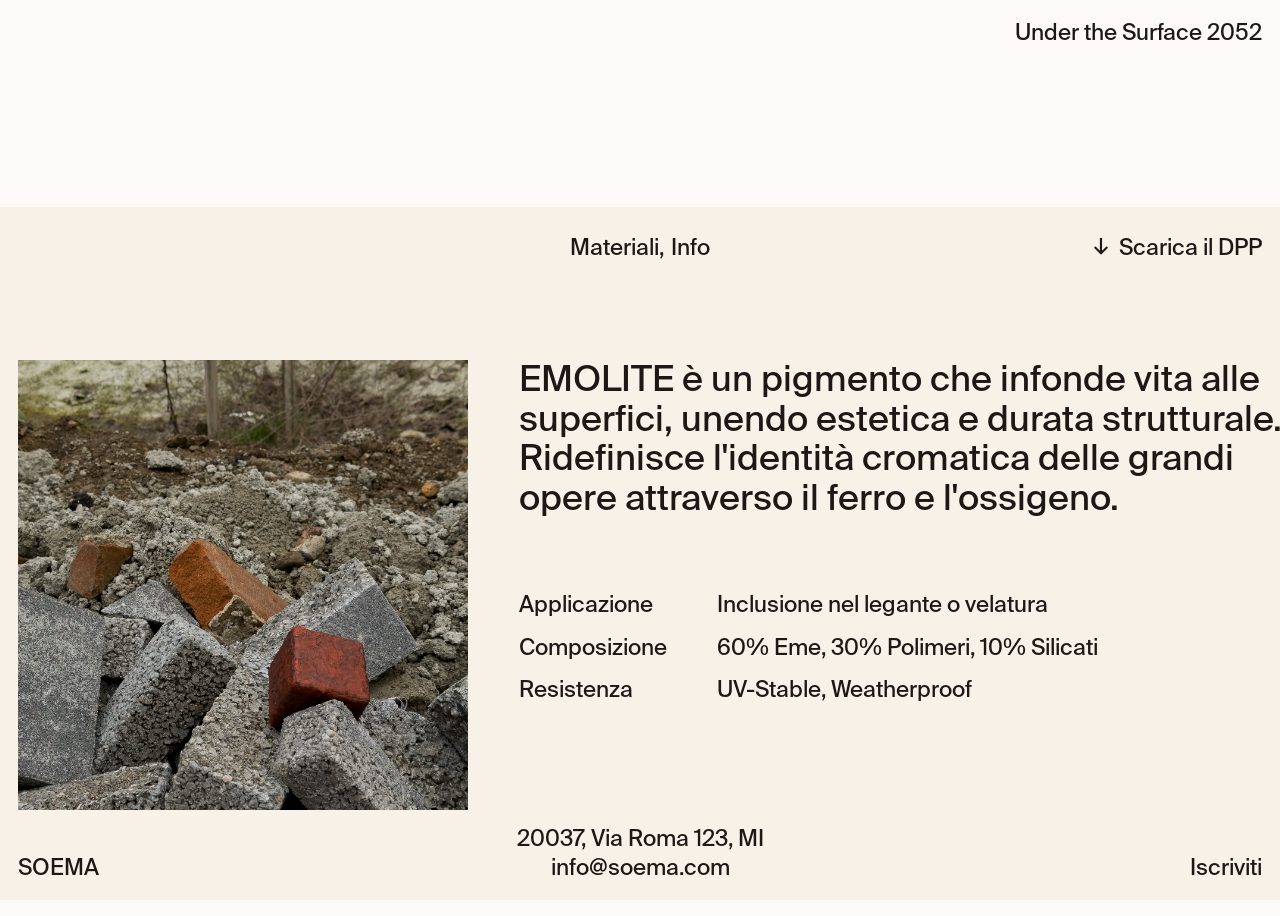
<file: materiali/emolite/index.html>
<!DOCTYPE html>
<html lang="it">

<head>
    <meta charset="UTF-8">
    <meta name="viewport" content="width=device-width, initial-scale=1.0">
    <link rel="stylesheet" href="../../style.css">
    <title>SOEMA | Emolite</title>
    
    <style>
        /* --- FONTS --- */
        @font-face { font-family: 'SuisseIntlnews'; src: url('../../font/SuisseIntl-News.otf') format('opentype'); font-weight: normal; font-style: normal; }
        @font-face { font-family: 'SuisseIntlmedium'; src: url('../../font/SuisseIntl-Medium.otf') format('opentype'); font-weight: normal; font-style: normal; }
        @font-face { font-family: 'SuisseIntlregular'; src: url('../../font/SuisseIntl-Regular.otf') format('opentype'); font-weight: normal; font-style: normal; }

        body {
            background-color: rgb(251, 250, 248);
            display: flex;
            align-items: center;
            height: 100vh;
            width: 100%;
            margin-left: 2vh;
            flex-direction: column;
            overflow: hidden;
            -webkit-font-smoothing: antialiased;
            -moz-osx-font-smoothing: grayscale;
            text-rendering: optimizeLegibility;
        }

        .no-underline, .no-underline:hover {
            text-decoration: none !important;
        }

        /* --- REGOLA TUTTO NEWS --- */
        p, span, button, input, a, div, .data-value, .data-label, .download-btn, .top-right-link {
            font-family: 'SuisseIntlnews', sans-serif !important;
            color: rgb(29, 24, 21);
        }

        .top-right-link {
            position: fixed;
            top: 2vh;
            right: 2vh;
            font-size: 2.5vh;
            text-decoration: none;
            z-index: 100;
            cursor: pointer;
        }
        .top-right-link:hover { text-decoration: underline; }

        .framecentrale {
            display: flex;
            justify-content: center;
            align-items: center;
            position: relative;
            z-index: 10;
            width: 100vw;
            height: 100vh;
            margin-left: -2vh;
            flex-grow: 1;
        }

        .video-quadrato {
            height: 60vh;
            width: 60vh;
            object-fit: cover;
            display: block;
        }

        /* --- PANNELLO STATICO --- */
        #pannello-info {
            bottom: 0 !important; 
            background-color: rgb(247, 241, 232) !important;
            z-index: 50; 
        }

        /* --- LAYOUT PAGINA SINGOLA --- */
        .single-material-container {
            display: flex;
            flex-direction: row;
            align-items: flex-start; 
            justify-content: flex-start; 
            height: 100%;
            width: 100%;
            padding-top: 10vh; 
            padding-bottom: 10vh; 
            gap: 4vw; 
            margin-left: 2vh; 
        }

        .material-hero-img {
            height: 50vh; 
            width: 50vh;
            object-fit: cover;
            display: block;
            transition: opacity 0.5s ease-in-out;
        }

        .text-column {
            display: flex;
            flex-direction: column;
            gap: 6vh; 
            max-width: 85vh; 
        }

        .material-description {
            font-size: 4vh; 
            line-height: 1.1;
            margin: 0;
        }

        /* --- GRIGLIA DATI TECNICI --- */
        .tech-data-grid {
            display: grid;
            grid-template-columns: 18vh 1fr; 
            row-gap: 1.5vh; 
            column-gap: 4vh;
            font-size: 2vh; 
            padding-top: 2vh;
        }

        .data-label {
           padding-right: 10vh;
           opacity: 1; /* Nero pieno */
        }

        .download-btn {
            display: flex;
            align-items: center;
            gap: 1vh;
            font-size: 2.5vh;
            text-decoration: none;
            cursor: pointer;
        }
        .download-arrow { font-size: 2.5vh; }
        .download-btn:hover { text-decoration: underline; }
        .download-btn:hover .download-arrow { text-decoration: none; }

        /* Banner e Footer Desktop */
        .banner-container, footer {
            display: grid;
            grid-template-columns: 1fr auto 1fr;
            align-items: end;
            margin-right: 2vh;
            margin-left: 2vh;
            width: calc(100% - 4vh);
        }

        /* Altezza minima banner desktop */
        .banner-container { min-height: 5vh; align-items: center; }

        footer {
            position: fixed;
            bottom: 0;
            left: 0;
            padding-bottom: 2vh;
            z-index: 100;
        }

        /* --- RESPONSIVE MOBILE DEFINITIVO --- */
        @media (max-width: 768px) {
            
            /* 1. LINK "UNDER THE SURFACE" FISSO IN ALTO */
            .top-right-link {
                position: fixed !important;
                top: 2vh;
                right: 2vh;
                z-index: 200;
                font-size: 2vh;
            }

            /* 2. FOOTER NASCOSTO */
            footer { display: none !important; }

            /* 3. PANNELLO SCROLLABILE */
            #pannello-info {
                position: fixed;
                top: 0;
                left: 0;
                width: 100%;
                height: 100%;
                overflow-y: auto;
                -webkit-overflow-scrolling: touch;
                display: block;
                z-index: 50;
                padding-top: 7vh; 
            }

            /* 4. BANNER (ALLINEAMENTO BASELINE + FRECCIA) */
            .banner-container {
                width: 90%;
                margin-left: 5%;
                margin-right: 5%;
                margin-bottom: 3vh;
                display: flex;
                flex-direction: row;
                justify-content: space-between;
                align-items: baseline; 
                flex-wrap: nowrap;
            }

            /* Nascondo menu testuale desktop */
            .menu-row span { display: none; }

            /* Inserisco la freccia a sinistra */
            .banner-container .grid-left::after { 
                content: '←'; 
                cursor: pointer; 
                font-size: 2.5vh; 
                display: block;
            }

            /* Gestione distanze banner */
            .banner-container .grid-center { margin-right: auto; }
            .banner-container .grid-right { margin-left: 4vh; white-space: nowrap; }

            /* 5. CONTENITORE MATERIALE */
            .single-material-container {
                flex-direction: column;
                justify-content: flex-start;
                align-items: flex-start;
                width: 90%;
                margin-left: 5%;
                margin-right: 5%;
                padding-top: 0; 
                padding-bottom: 25vh; /* Spazio in fondo */
                height: auto; 
                gap: 4vh;
            }

            /* 6. IMMAGINE (CUBO PERFETTO MOBILE) */
            .material-hero-img {
                width: 100%;       
                height: 90vw;      
                width: 90vw;       
                aspect-ratio: 1 / 1; 
                object-fit: cover;
                margin-bottom: 1vh;
                display: block;
            }

            /* 7. COLONNA TESTI */
            .text-column {
                width: 100%;
                max-width: 100%;
                gap: 4vh;
            }

            .material-description {
                font-size: 3.2vh; 
                line-height: 1.2;
                margin: 0;
            }

            /* 8. GRIGLIA DATI TECNICI */
            .tech-data-grid {
                display: grid;
                grid-template-columns: 35% 65%;
                font-size: 1.8vh;
                row-gap: 1.5vh;
                column-gap: 2vh;
                padding-top: 2vh;
            }

            .data-label { padding-right: 0; }

            /* Video background fixed mobile */
            .video-quadrato {
                position: fixed;
                width: 100vw;
                height: 100vh;
                top: 0;
                left: 0;
                z-index: 0;
            }
            
            .download-btn { font-size: 1.8vh; }
        }
    </style>
</head>

<body>

    <a href="../../underthesurface/index.html" class="top-right-link">Under the Surface 2052</a>

    <div class="framecentrale">
        <video autoplay muted loop playsinline class="video-quadrato">
            <source src="../../contenuti/teaser.mp4" type="video/mp4">
        </video>
    </div>

    <div id="pannello-info" class="pannello-nascosto">
 
       <div class="banner-container">
            <div class="grid-left" onclick="window.location.href='../../materiali/index.html'"></div>
            <div class="grid-center">
                 <div class="menu-row">
                    <span onclick="window.location.href='../../materiali/index.html'" class="hover-effect" style="cursor: pointer; margin-right: 0.4vh;">Materiali,</span>
                    <span onclick="window.location.href='../../index.html?open=true'" class="hover-effect" style="cursor: pointer;">Info</span>
                </div>
            </div>
            
            <div class="grid-right">
                <a href="../../contenuti/dppEMOLITE.pdf" class="download-btn" download>
                    <span class="download-arrow">↓</span>
                    <span>Scarica il DPP</span>
                </a>
            </div>
       </div> 
    
       <div class="single-material-container">
            <img src="../../contenuti/Emolite.jpg" id="hero-img" class="material-hero-img" alt="Emolite">
            <div class="text-column">
                <p class="material-description">
                    EMOLITE è un pigmento che infonde vita alle superfici, unendo estetica e durata strutturale. 
                    Ridefinisce l'identità cromatica delle grandi opere attraverso il ferro e l'ossigeno.
                </p>
                <div class="tech-data-grid">
                    <span class="data-label">Applicazione</span>
                    <span class="data-value">Inclusione nel legante o velatura</span>
                    <span class="data-label">Composizione</span>
                    <span class="data-value">60% Eme, 30% Polimeri, 10% Silicati</span>
                    <span class="data-label">Resistenza</span>
                    <span class="data-value">UV-Stable, Weatherproof</span>
                </div>
            </div>
        </div>

        <footer>
            <div class="grid-left">
                <p id="footer-brand" onclick="window.location.href='../../index.html'" class="hover-effect" style="cursor: pointer;">SOEMA</p>
            </div>
            <div class="grid-center" id="footer-center"> 
                <p id="txt-address" style="display: block; margin:0; text-align: center;">
                    20037, Via Roma 123, MI <br> info@soema.com
                </p>
            </div>
            <div class="grid-right" id="subscribe-container">
                <p id="btn-iscriviti" onclick="mostraForm()" class="hover-effect" style="cursor: pointer;">Iscriviti</p>
                <form id="form-iscriviti" style="display: none;" onsubmit="inviaMail(event)">
                    <input type="email" placeholder="your@email.com" required style="background:transparent; border:none; border-bottom:1px solid #1d1815; outline:none; width:150px;">
                    <button type="submit" style="background:transparent; border:none; cursor:pointer;">Invia</button>
                </form>
            </div>
        </footer>
   </div>

    <script>
        const images = [
            "../../contenuti/Emolite.jpg", 
            "../../contenuti/textureEmolite 2.png", 
            "../../contenuti/cellule emolite.webp"
        ];
        let currentIndex = 0;
        const imgElement = document.getElementById("hero-img");
        setInterval(() => {
            currentIndex = (currentIndex + 1) % images.length;
            imgElement.src = images[currentIndex];
        }, 2000);

        function mostraForm() {
            document.getElementById('btn-iscriviti').style.display = 'none';
            document.getElementById('form-iscriviti').style.display = 'flex';
        }
        function inviaMail(e) {
            e.preventDefault(); 
            document.getElementById('form-iscriviti').style.display = 'none';
            document.getElementById('btn-iscriviti').style.display = 'block';
        }
    </script>
</body>
</html>
</file>
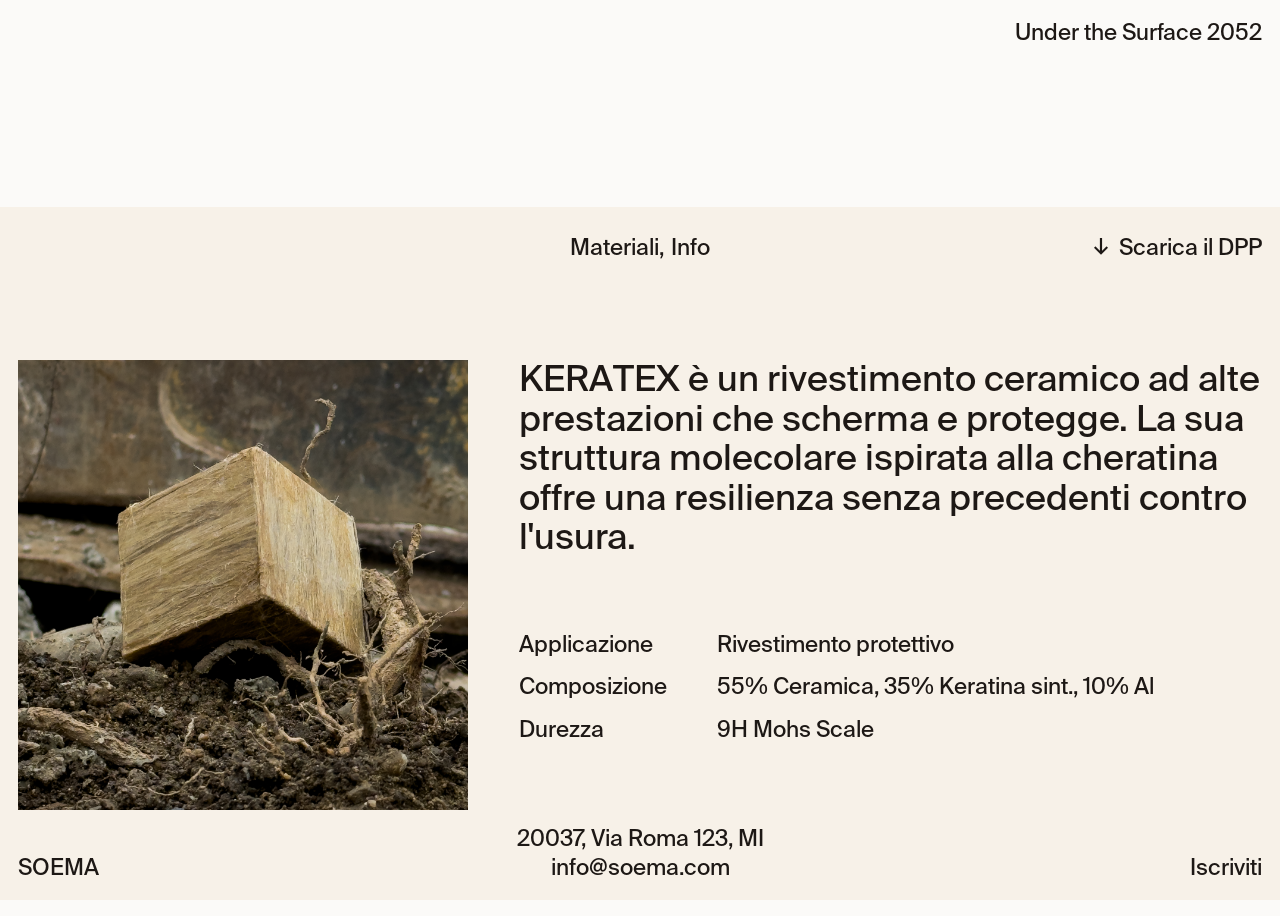
<file: materiali/keratex/index.html>
<!DOCTYPE html>
<html lang="it">

<head>
    <meta charset="UTF-8">
    <meta name="viewport" content="width=device-width, initial-scale=1.0">
    <link rel="stylesheet" href="../../style.css">
    <title>SOEMA | Keratex</title>
    
    <style>
        /* --- FONTS --- */
        @font-face { font-family: 'SuisseIntlnews'; src: url('../../font/SuisseIntl-News.otf') format('opentype'); font-weight: normal; font-style: normal; }
        @font-face { font-family: 'SuisseIntlmedium'; src: url('../../font/SuisseIntl-Medium.otf') format('opentype'); font-weight: normal; font-style: normal; }
        @font-face { font-family: 'SuisseIntlregular'; src: url('../../font/SuisseIntl-Regular.otf') format('opentype'); font-weight: normal; font-style: normal; }

        body {
            background-color: rgb(251, 250, 248);
            display: flex;
            align-items: center;
            height: 100vh;
            width: 100%;
            margin-left: 2vh;
            flex-direction: column;
            overflow: hidden;
            -webkit-font-smoothing: antialiased;
            -moz-osx-font-smoothing: grayscale;
            text-rendering: optimizeLegibility;
        }

        .no-underline, .no-underline:hover {
            text-decoration: none !important;
        }

        /* --- REGOLA TUTTO NEWS --- */
        p, span, button, input, a, div, .data-value, .data-label, .download-btn, .top-right-link {
            font-family: 'SuisseIntlnews', sans-serif !important;
            color: rgb(29, 24, 21);
        }

        .top-right-link {
            position: fixed;
            top: 2vh;
            right: 2vh;
            font-size: 2.5vh;
            text-decoration: none;
            z-index: 100;
            cursor: pointer;
        }
        .top-right-link:hover { text-decoration: underline; }

        .framecentrale {
            display: flex;
            justify-content: center;
            align-items: center;
            position: relative;
            z-index: 10;
            width: 100vw;
            height: 100vh;
            margin-left: -2vh;
            flex-grow: 1;
        }

        .video-quadrato {
            height: 60vh;
            width: 60vh;
            object-fit: cover;
            display: block;
        }

        /* --- PANNELLO STATICO --- */
        #pannello-info {
            bottom: 0 !important; 
            background-color: rgb(247, 241, 232) !important;
            z-index: 50; 
        }

        /* --- LAYOUT PAGINA SINGOLA --- */
        .single-material-container {
            display: flex;
            flex-direction: row;
            align-items: flex-start; 
            justify-content: flex-start; 
            height: 100%;
            width: 100%;
            padding-top: 10vh; 
            padding-bottom: 10vh; 
            gap: 4vw; 
            margin-left: 2vh; 
        }

        .material-hero-img {
            height: 50vh; 
            width: 50vh;
            object-fit: cover;
            display: block;
            transition: opacity 0.5s ease-in-out;
        }

        .text-column {
            display: flex;
            flex-direction: column;
            gap: 6vh; 
            max-width: 85vh; 
        }

        .material-description {
            font-size: 4vh; 
            line-height: 1.1;
            margin: 0;
        }

        /* --- GRIGLIA DATI TECNICI --- */
        .tech-data-grid {
            display: grid;
            grid-template-columns: 18vh 1fr; 
            row-gap: 1.5vh; 
            column-gap: 4vh;
            font-size: 2vh; 
            padding-top: 2vh;
        }

        .data-label {
           padding-right: 10vh;
           opacity: 1; /* Nero pieno */
        }

        .download-btn {
            display: flex;
            align-items: center;
            gap: 1vh;
            font-size: 2.5vh;
            text-decoration: none;
            cursor: pointer;
        }
        .download-arrow { font-size: 2.5vh; }
        .download-btn:hover { text-decoration: underline; }
        .download-btn:hover .download-arrow { text-decoration: none; }

        /* Banner e Footer Desktop */
        .banner-container, footer {
            display: grid;
            grid-template-columns: 1fr auto 1fr;
            align-items: end;
            margin-right: 2vh;
            margin-left: 2vh;
            width: calc(100% - 4vh);
        }

        /* Altezza minima banner desktop */
        .banner-container { min-height: 5vh; align-items: center; }

        footer {
            position: fixed;
            bottom: 0;
            left: 0;
            padding-bottom: 2vh;
            z-index: 100;
        }

        /* --- RESPONSIVE MOBILE DEFINITIVO --- */
        @media (max-width: 768px) {
            
            /* 1. LINK "UNDER THE SURFACE" FISSO IN ALTO */
            .top-right-link {
                position: fixed !important;
                top: 2vh;
                right: 2vh;
                z-index: 200;
                font-size: 2vh;
            }

            /* 2. FOOTER NASCOSTO */
            footer { display: none !important; }

            /* 3. PANNELLO SCROLLABILE */
            #pannello-info {
                position: fixed;
                top: 0;
                left: 0;
                width: 100%;
                height: 100%;
                overflow-y: auto;
                -webkit-overflow-scrolling: touch;
                display: block;
                z-index: 50;
                padding-top: 7vh; 
            }

            /* 4. BANNER (ALLINEAMENTO BASELINE + FRECCIA) */
            .banner-container {
                width: 90%;
                margin-left: 5%;
                margin-right: 5%;
                margin-bottom: 3vh;
                display: flex;
                flex-direction: row;
                justify-content: space-between;
                align-items: baseline; 
                flex-wrap: nowrap;
            }

            /* Nascondo menu testuale desktop */
            .menu-row span { display: none; }

            /* Inserisco la freccia a sinistra */
            .banner-container .grid-left::after { 
                content: '←'; 
                cursor: pointer; 
                font-size: 2.5vh; 
                display: block;
            }

            /* Gestione distanze banner */
            .banner-container .grid-center { margin-right: auto; }
            .banner-container .grid-right { margin-left: 4vh; white-space: nowrap; }

            /* 5. CONTENITORE MATERIALE */
            .single-material-container {
                flex-direction: column;
                justify-content: flex-start;
                align-items: flex-start;
                width: 90%;
                margin-left: 5%;
                margin-right: 5%;
                padding-top: 0; 
                padding-bottom: 25vh; /* Spazio in fondo */
                height: auto; 
                gap: 4vh;
            }

            /* 6. IMMAGINE (CUBO PERFETTO MOBILE) */
            .material-hero-img {
                width: 100%;       
                height: 90vw;      
                width: 90vw;       
                aspect-ratio: 1 / 1; 
                object-fit: cover;
                margin-bottom: 1vh;
                display: block;
            }

            /* 7. COLONNA TESTI */
            .text-column {
                width: 100%;
                max-width: 100%;
                gap: 4vh;
            }

            .material-description {
                font-size: 3.2vh; 
                line-height: 1.2;
                margin: 0;
            }

            /* 8. GRIGLIA DATI TECNICI */
            .tech-data-grid {
                display: grid;
                grid-template-columns: 35% 65%;
                font-size: 1.8vh;
                row-gap: 1.5vh;
                column-gap: 2vh;
                padding-top: 2vh;
            }

            .data-label { padding-right: 0; }

            /* Video background fixed mobile */
            .video-quadrato {
                position: fixed;
                width: 100vw;
                height: 100vh;
                top: 0;
                left: 0;
                z-index: 0;
            }
            
            .download-btn { font-size: 1.8vh; }
        }
    </style>
</head>

<body>

    <a href="../../underthesurface/index.html" class="top-right-link">Under the Surface 2052</a>

    <div class="framecentrale">
        <video autoplay muted loop playsinline class="video-quadrato">
            <source src="../../contenuti/teaser.mp4" type="video/mp4">
        </video>
    </div>

    <div id="pannello-info" class="pannello-nascosto">
 
       <div class="banner-container">
            <div class="grid-left" onclick="window.location.href='../../materiali/index.html'"></div>
            <div class="grid-center">
                 <div class="menu-row">
                    <span onclick="window.location.href='../../materiali/index.html'" class="hover-effect" style="cursor: pointer; margin-right: 0.4vh;">Materiali,</span>
                    <span onclick="window.location.href='../../index.html?open=true'" class="hover-effect" style="cursor: pointer;">Info</span>
                </div>
            </div>
            
            <div class="grid-right">
                <a href="../../contenuti/dppKERATEX.pdf" class="download-btn" download>
                    <span class="download-arrow">↓</span>
                    <span>Scarica il DPP</span>
                </a>
            </div>
       </div> 
    
       <div class="single-material-container">
            <img src="../../contenuti/Keratex.jpg" id="hero-img" class="material-hero-img" alt="Keratex">
            <div class="text-column">
                <p class="material-description">
                    KERATEX è un rivestimento ceramico ad alte prestazioni che scherma e protegge. 
                    La sua struttura molecolare ispirata alla cheratina offre una resilienza senza precedenti contro l'usura.
                </p>
                <div class="tech-data-grid">
                    <span class="data-label">Applicazione</span>
                    <span class="data-value">Rivestimento protettivo</span>
                    <span class="data-label">Composizione</span>
                    <span class="data-value">55% Ceramica, 35% Keratina sint., 10% Al</span>
                    <span class="data-label">Durezza</span>
                    <span class="data-value">9H Mohs Scale</span>
                </div>
            </div>
        </div>

        <footer>
            <div class="grid-left">
                <p id="footer-brand" onclick="window.location.href='../../index.html'" class="hover-effect" style="cursor: pointer;">SOEMA</p>
            </div>
            <div class="grid-center" id="footer-center"> 
                <p id="txt-address" style="display: block; margin:0; text-align: center;">
                    20037, Via Roma 123, MI <br> info@soema.com
                </p>
            </div>
            <div class="grid-right" id="subscribe-container">
                <p id="btn-iscriviti" onclick="mostraForm()" class="hover-effect" style="cursor: pointer;">Iscriviti</p>
                <form id="form-iscriviti" style="display: none;" onsubmit="inviaMail(event)">
                    <input type="email" placeholder="your@email.com" required style="background:transparent; border:none; border-bottom:1px solid #1d1815; outline:none; width:150px;">
                    <button type="submit" style="background:transparent; border:none; cursor:pointer;">Invia</button>
                </form>
            </div>
        </footer>
   </div>

    <script>
        const images = [
            "../../contenuti/Keratex.jpg", 
            "../../contenuti/textureKeratex.png", 
            "../../contenuti/capelli al microscopio.png"
        ];
        let currentIndex = 0;
        const imgElement = document.getElementById("hero-img");
        setInterval(() => {
            currentIndex = (currentIndex + 1) % images.length;
            imgElement.src = images[currentIndex];
        }, 2000);

        function mostraForm() {
            document.getElementById('btn-iscriviti').style.display = 'none';
            document.getElementById('form-iscriviti').style.display = 'flex';
        }
        function inviaMail(e) {
            e.preventDefault(); 
            document.getElementById('form-iscriviti').style.display = 'none';
            document.getElementById('btn-iscriviti').style.display = 'block';
        }
    </script>
</body>
</html>
</file>
<file: style.css>
@font-face {
    font-family: 'SuisseIntlnews';
    src: url('font/SuisseIntl-News.otf') format('opentype'); 
    font-weight: normal;
    font-style: normal;
}

body {
    background-color: rgb(251, 250, 248); 
    align-items: center; 
    height: 100vh;
    width: 100%;
    margin-left: 2vh;
    flex-direction: column;
    overflow: hidden; 
    display: flex; 
    
    -webkit-font-smoothing: antialiased;
  
    -moz-osx-font-smoothing: grayscale;
    
    text-rendering: optimizeLegibility;
}

.framecentrale {
    display: flex; 
    justify-content: center; 
    align-items: center;    
    position: relative;
    z-index: 10;
    width: 100vw;        
    margin-left: -2vh; 
    flex-grow: 1;       
}

h1 {
    font-family: 'SuisseIntlnews';
    font-size: 7vh;
    color: rgb(29, 24, 21);
    margin-left: 2vh;
}

h2 {
    font-family: 'SuisseIntlnews';
    font-size: 4vh;
    color: rgb(29, 24, 21);
    margin-left: 2vh;
    margin-right: 2vh;
    padding-bottom: 7vh;
    max-width: 70%; 
}

p, span, button, input {
    font-family: 'SuisseIntlnews';
    font-size: 2.5vh;
    color: rgb(29, 24, 21);
}

.hover-effect:hover {
    text-decoration: underline;
}

.video-home {
    height: 60vh;
    width: 60vh;
    object-fit: cover;
    z-index: 10;
    display: block;
    padding-bottom: 5vh;
}

/* === NUOVO SISTEMA A GRIGLIA PER ALLINEAMENTO PERFETTO === */

/* Applichiamo lo stesso layout a Banner (Alto) e Footer (Basso) */
.banner-container, footer {
    display: grid;
    /* 1fr (Sinistra) - auto (Centro in base al contenuto) - 1fr (Destra) */
    grid-template-columns: 1fr auto 1fr;
    align-items: end; /* Allinea tutto in basso sulla riga */
    
    /* Margini laterali identici */
    margin-right: 2vh;
    margin-left: 2vh;
    
    /* Larghezza fissa rispetto ai margini */
    width: calc(100% - 4vh); 
}

/* Regole specifiche per il Banner in alto */
.banner-container {
    height: 5vh; /* Altezza fissa header */
    align-items: center; /* Nel banner alto centriamo verticalmente */
}

/* Regole specifiche per il Footer */
footer {
    position: fixed;
    bottom: 0;
    left: 0;
    padding-bottom: 2vh; 
    z-index: 100; 
    pointer-events: auto; 
}

/* === CLASSI DI ALLINEAMENTO GRIGLIA === */

/* Colonna Sinistra (Freccia, Soema) */
.grid-left {
    justify-self: start;
    text-align: left;
}

/* Colonna Centrale (Menu, Indirizzo) */
.grid-center {
    justify-self: center;
    text-align: center;
    display: flex;
    flex-direction: row;
    align-items: center;
}

/* Colonna Destra (1/4, Iscriviti) */
.grid-right {
    justify-self: end;
    text-align: right;
}

/* Reset margini paragrafi dentro la griglia */
.grid-left p, .grid-center p, .grid-right p {
    margin: 0;
}


/* Form Iscriviti */
#form-iscriviti {
    display: flex;
    align-items: center;
    justify-content: flex-end; /* Allinea a destra dentro la sua cella */
    gap: 10px;
}

#form-iscriviti input {
    background: transparent;
    border: none;
    border-bottom: 1.5px solid rgb(29, 24, 21);
    outline: none;
    width: 200px;
    font-family: 'SuisseIntlmedium';
    font-size: 2vh;
    color: rgb(29, 24, 21);
    padding: 0;
}

#form-iscriviti button {
    background: transparent;
    border: none;
    cursor: pointer;
    padding: 0;
}


/* Pannello Info */
.pannello-nascosto {
    position: fixed;
    bottom: -100%;
    left: 0;
    width: 100%;
    height: 75vh; 
    background-color: rgb(185, 177, 167); 
    z-index: 50; 
    transition: bottom 0.8s cubic-bezier(0.2, 1, 0.3, 1);
    display: flex;
    flex-direction: column;
    padding-top: 2vh;
}

.pannello-nascosto.aperto {
    bottom: 0;
}


/* RESPONSIVE */
@media (max-width: 768px) {
   
    .video-home {
        width: 70vw;
        height: 70vw;
        max-height: 50vh;
        max-width: 50vh;
        padding-bottom: 5vh;
    }

    footer {
        font-size: 11px; 
        padding-bottom: 15px; 
        /* Su mobile la larghezza è gestita dal padding laterale del grid, ok così */
    }
    
    #form-iscriviti input {
        width: 100px; 
        font-size: 2vh;
    }

    .pannello-nascosto {
        height: 90vh; 
        padding-top: 20px;
    }

    h2 {
        font-size: 3.3vh; 
        line-height: 1.3; 
        margin-right: 4vw; 
        margin-left: 2vh; 
        width: auto; 
        max-width: 85%;
    }
    
    body { margin-left: 0; }
    .framecentrale { margin-left: 0; width: 100%; }
    
    #txt-address {
        white-space: nowrap; 
        line-height: 1.4;
    }

    /* Logica sparizione footer mobile */
    footer.searching .grid-left,
    footer.searching .grid-center {
        display: none !important; 
    }

    /* Quando cerchi, la colonna destra si espande */
    footer.searching {
        display: flex; /* Passiamo a flex per centrare facilmente */
        justify-content: center;
    }
    
    footer.searching .grid-right {
        width: 100%;
        display: flex;
        justify-content: center;
    }

    footer.searching #form-iscriviti input {
        width: 60vw;
        text-align: center; 
    }
}
</file>
